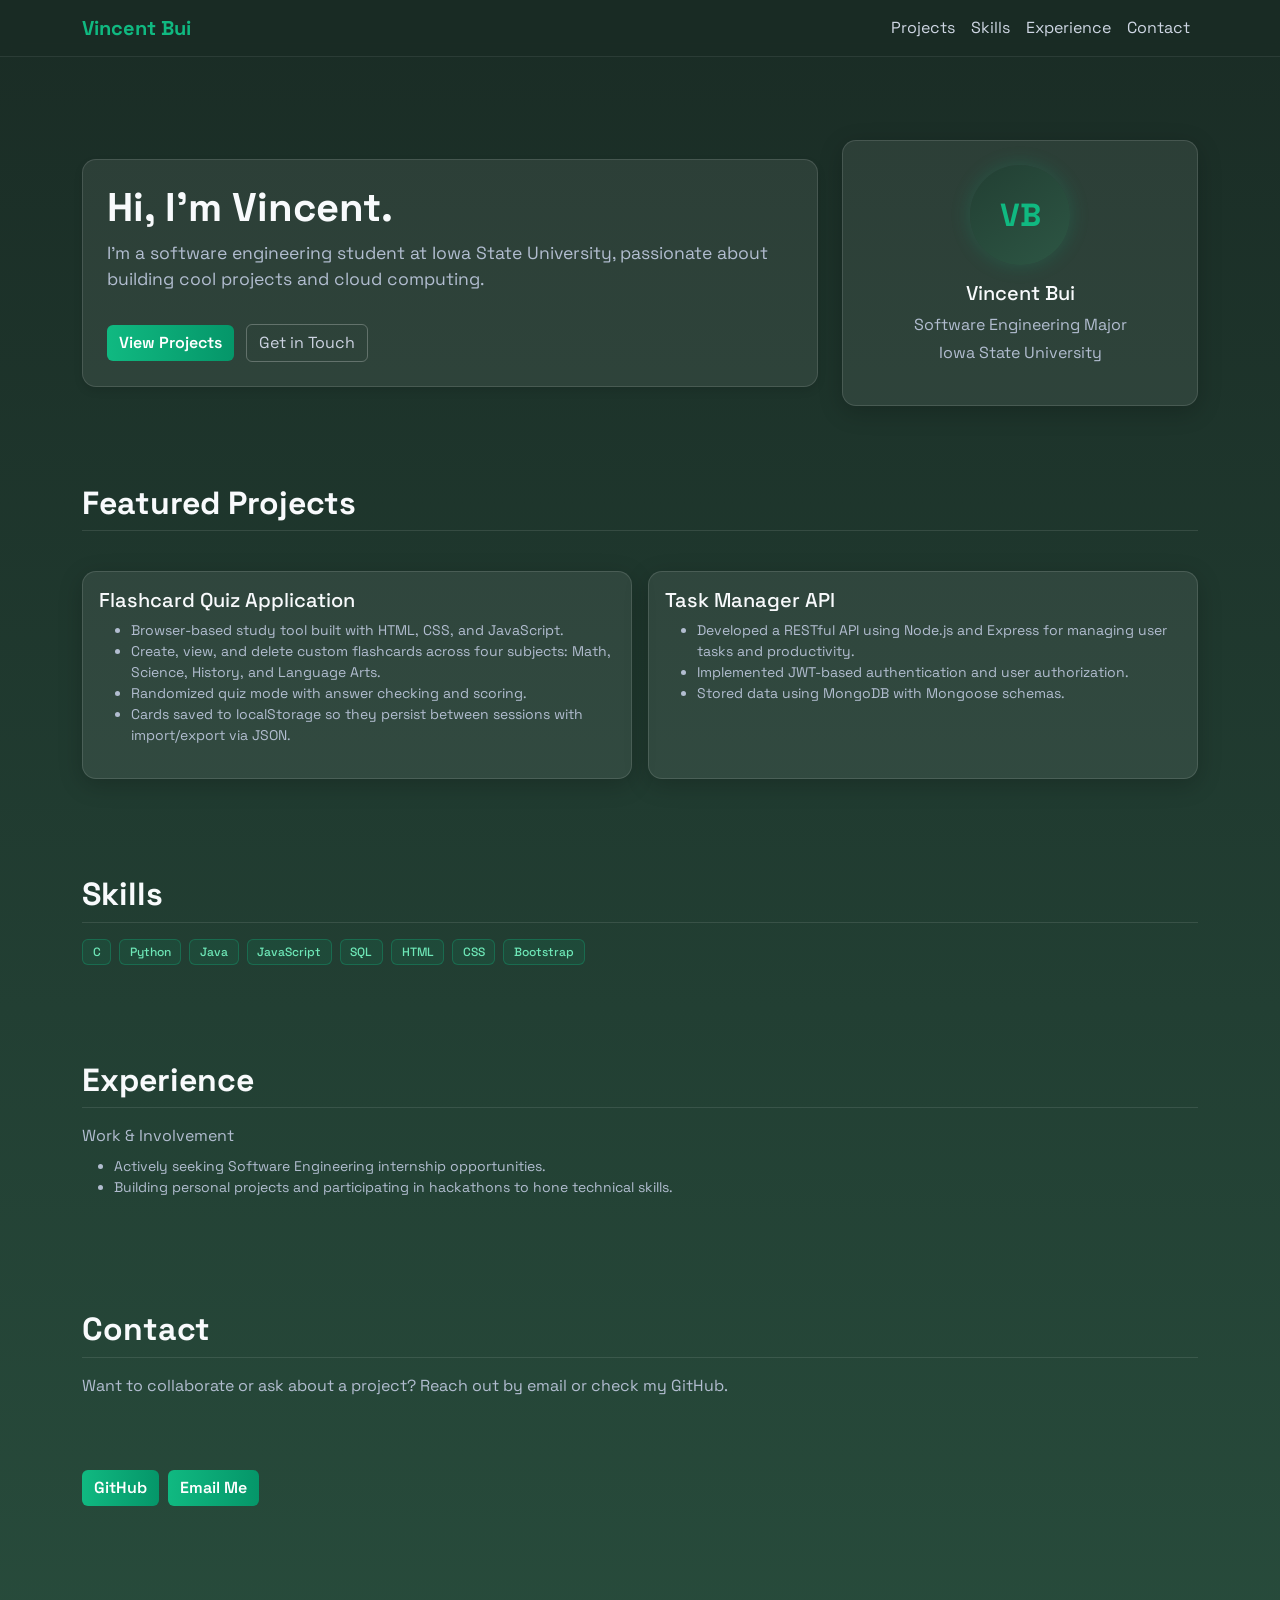
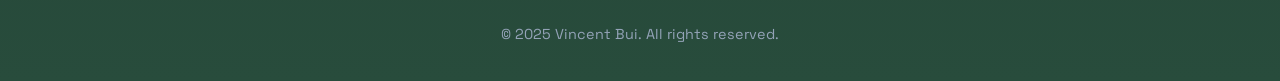
<file: index.html>
<!doctype html>
<html lang="en">

<head>
  <meta charset="utf-8" />
  <meta name="viewport" content="width=device-width, initial-scale=1" />
  <title>Vincent Bui | Software Engineer Portfolio</title>

  <link href="https://cdn.jsdelivr.net/npm/bootstrap@5.3.3/dist/css/bootstrap.min.css" rel="stylesheet" />

  <link href="https://fonts.googleapis.com/css2?family=Space+Grotesk:wght@400;600;700&display=swap" rel="stylesheet" />

  <link rel="stylesheet" href="css/styles.css" />
</head>

  <body>
    <nav class="navbar navbar-expand-lg navbar-dark fixed-top" style="z-index: 1030;">
    <div class="container">
      <a class="navbar-brand" href="#">Vincent Bui</a>
      <button class="navbar-toggler" type="button" data-bs-toggle="collapse" data-bs-target="#navmenu"
        aria-controls="navmenu" aria-expanded="false" aria-label="Toggle navigation">
        <span class="navbar-toggler-icon"></span>
      </button>

      <div class="collapse navbar-collapse justify-content-end" id="navmenu">
        <ul class="navbar-nav">
          <li class="nav-item">
            <a class="nav-link" href="#projects">Projects</a>
          </li>
          <li class="nav-item">
            <a class="nav-link" href="#skills">Skills</a>
          </li>
          <li class="nav-item">
            <a class="nav-link" href="#experience">Experience</a>
          </li>
          <li class="nav-item">
            <a class="nav-link" href="#contact">Contact</a>
          </li>
        </ul>
        </div>
      </div>
    </nav>

    <div class="container" style="padding-top: 60px; padding-bottom: 30px;">
    <div class="row align-items-center g-4">
        <div class="col-lg-8">
          <div class="card" style="padding: 24px; box-shadow: 0 4px 8px rgba(0,0,0,0.1);">
            <h1><b>Hi, I'm Vincent.</b></h1>
            <p class="text-secondary" style="font-size: 1.1rem;">
              I’m a software engineering student at Iowa State University, passionate about building cool projects and
              cloud computing.
            </p>
          <div class="mt-3">
            <a href="#projects" class="btn btn-accent me-2">View Projects</a>
            <a href="#contact" class="btn btn-outline-light">Get in Touch</a>
          </div>
        </div>
      </div>
      <div class="col-lg-4 text-center">
        <div class="card p-4">
          <div class="avatar mx-auto mb-3">VB</div>
          <h5>Vincent Bui</h5>
          <p class="text-secondary mb-1">Software Engineering Major</p>
          <p class="text-secondary mb-3">Iowa State University</p>
        </div>
      </div>
      </div>
    </div>

    <div id="projects" class="container py-5">
      <div style="width: 100%;">
        <h2 class="section-title">Featured Projects</h2>
        <br/>
      </div>
      <div class="row g-3">
      <div class="col-md-12 col-lg-6">
        <div class="card p-3 h-100">
          <h5>Flashcard Quiz Application</h5>
          <ul class="text-secondary small">
            <li>
              Browser-based study tool built with HTML, CSS, and JavaScript.
            </li>
            <li>
              Create, view, and delete custom flashcards across four subjects: Math, Science, History, and Language Arts.
            </li>
            <li>Randomized quiz mode with answer checking and scoring.</li>
            <li>Cards saved to localStorage so they persist between sessions with import/export via JSON.</li>
          </ul>
        </div>
      </div>

      <div class="col-md-12 col-lg-6">
        <div class="card p-3 h-100">
          <h5>Task Manager API</h5>
          <ul class="text-secondary small">
            <li>
              Developed a RESTful API using Node.js and Express for managing user tasks and productivity.
            </li>
            <li>
              Implemented JWT-based authentication and user authorization.
            </li>
            <li>Stored data using MongoDB with Mongoose schemas.</li>
          </ul>
        </div>
      </div>
    </div>
  </div>

  <section id="skills" class="container py-5">
    <h2 class="section-title">Skills</h2>
    <div class="d-flex flex-wrap gap-2">
      <span class="badge">C</span>
      <span class="badge">Python</span>
      <span class="badge">Java</span>
      <span class="badge">JavaScript</span>
      <span class="badge">SQL</span>
      <span class="badge">HTML</span>
      <span class="badge">CSS</span>
      <span class="badge">Bootstrap</span>
    </div>
  </section>

  <section id="experience" class="container py-5">
    <h2 class="section-title">Experience</h2>
    <p class="text-secondary mb-2">Work & Involvement</p>
    <ul class="text-secondary small">
      <li>Actively seeking Software Engineering internship opportunities.</li>
      <li>Building personal projects and participating in hackathons to hone technical skills.</li>
    </ul>
  </section>

  <section id="contact" class="container py-5">
    <h2 class="section-title">Contact</h2>
    <p class="text-secondary">
      Want to collaborate or ask about a project? Reach out by email or check
      my GitHub.
    </p>

      <br><br>
      <a href="https://github.com/VincentBuiSE" class="btn btn-accent mt-2" target="_blank" style="margin-right:5px;">
        GitHub
      </a>

      <a href="mailto:vincentb9001@gmail.com" class="btn btn-accent mt-2" style="background-color: #10b981;">
        Email Me
      </a>
    </section>

    <footer style="text-align: center; color: #94a3b8; font-size: 0.9rem; margin-top: 50px; padding: 20px 0;">
      <p>© 2025 Vincent Bui. All rights reserved.</p>
    </footer>

  <script src="https://cdn.jsdelivr.net/npm/bootstrap@5.3.3/dist/js/bootstrap.bundle.min.js"></script>
</body>

</html>
</file>
<file: css/styles.css>
body {
  font-family: "Space Grotesk", sans-serif;
  background: linear-gradient(180deg, #1a2c25 0%, #223f33 60%, #284c3c 100%);
  color: #e9edf6;
  min-height: 100vh;
  padding-top: 80px !important;
}

.navbar {
  background: rgba(26, 44, 37, 0.85);
  backdrop-filter: blur(8px);
  border-bottom: 1px solid rgba(255, 255, 255, 0.08);
}

.navbar-dark .navbar-brand {
  font-weight: 700;
  color: #10b981;
}

.navbar-dark .nav-link {
  color: #cfd7e4;
  transition: color 0.2s ease;
}

.navbar-dark .nav-link:hover {
  color: #10b981;
}

.card {
  background: rgba(255, 255, 255, 0.08);
  border: 1px solid rgba(255, 255, 255, 0.12);
  border-radius: 14px;
  box-shadow: 0 6px 24px rgba(0, 0, 0, 0.2);
}

#projects .card:hover {
  transform: translateY(-2px);
  transition: 0.3s;
}

h1,
h2,
h5 {
  color: #f8fafc;
}

.text-secondary {
  color: #b2bdd0 !important;
}

.btn-accent {
  background: linear-gradient(90deg, #10b981, #059669);
  color: #fff;
  border: none;
  font-weight: 600;
  cursor: pointer;
}

.btn-accent:hover {
  opacity: 0.9;
}

.btn-outline-light {
  border-color: rgba(255, 255, 255, 0.25);
  color: #cdd3e2;
}

.btn-outline-light:hover {
  background-color: rgba(255, 255, 255, 0.08);
}

.section-title {
  font-weight: 700;
  margin-bottom: 1rem;
  border-bottom: 1px solid rgba(255, 255, 255, 0.1);
  padding-bottom: 0.5rem;
  color: #f8fafc;
}

.badge {
  background: rgba(16, 185, 129, 0.1);
  border: 1px solid rgba(16, 185, 129, 0.3);
  color: #6ee7b7;
  font-weight: 500;
  padding: 0.5em 0.8em;
}

.avatar {
  width: 100px;
  height: 100px;
  border-radius: 50%;
  background: linear-gradient(145deg, #223f33, #2d5644);
  display: flex;
  align-items: center;
  justify-content: center;
  font-size: 32px;
  font-weight: 700;
  color: #10b981;
  box-shadow: 0 0 20px rgba(16, 185, 129, 0.2);
}

footer {
  color: #94a3b8;
  font-size: 0.9rem;
  text-align: center;
  margin-top: 3rem;
  padding: 1rem 0;
}

div#projects h2 {
  font-family: inherit;
}

a {
  color: #10b981;
  text-decoration: none;
}

a:hover {
  text-decoration: none;
}
</file>
